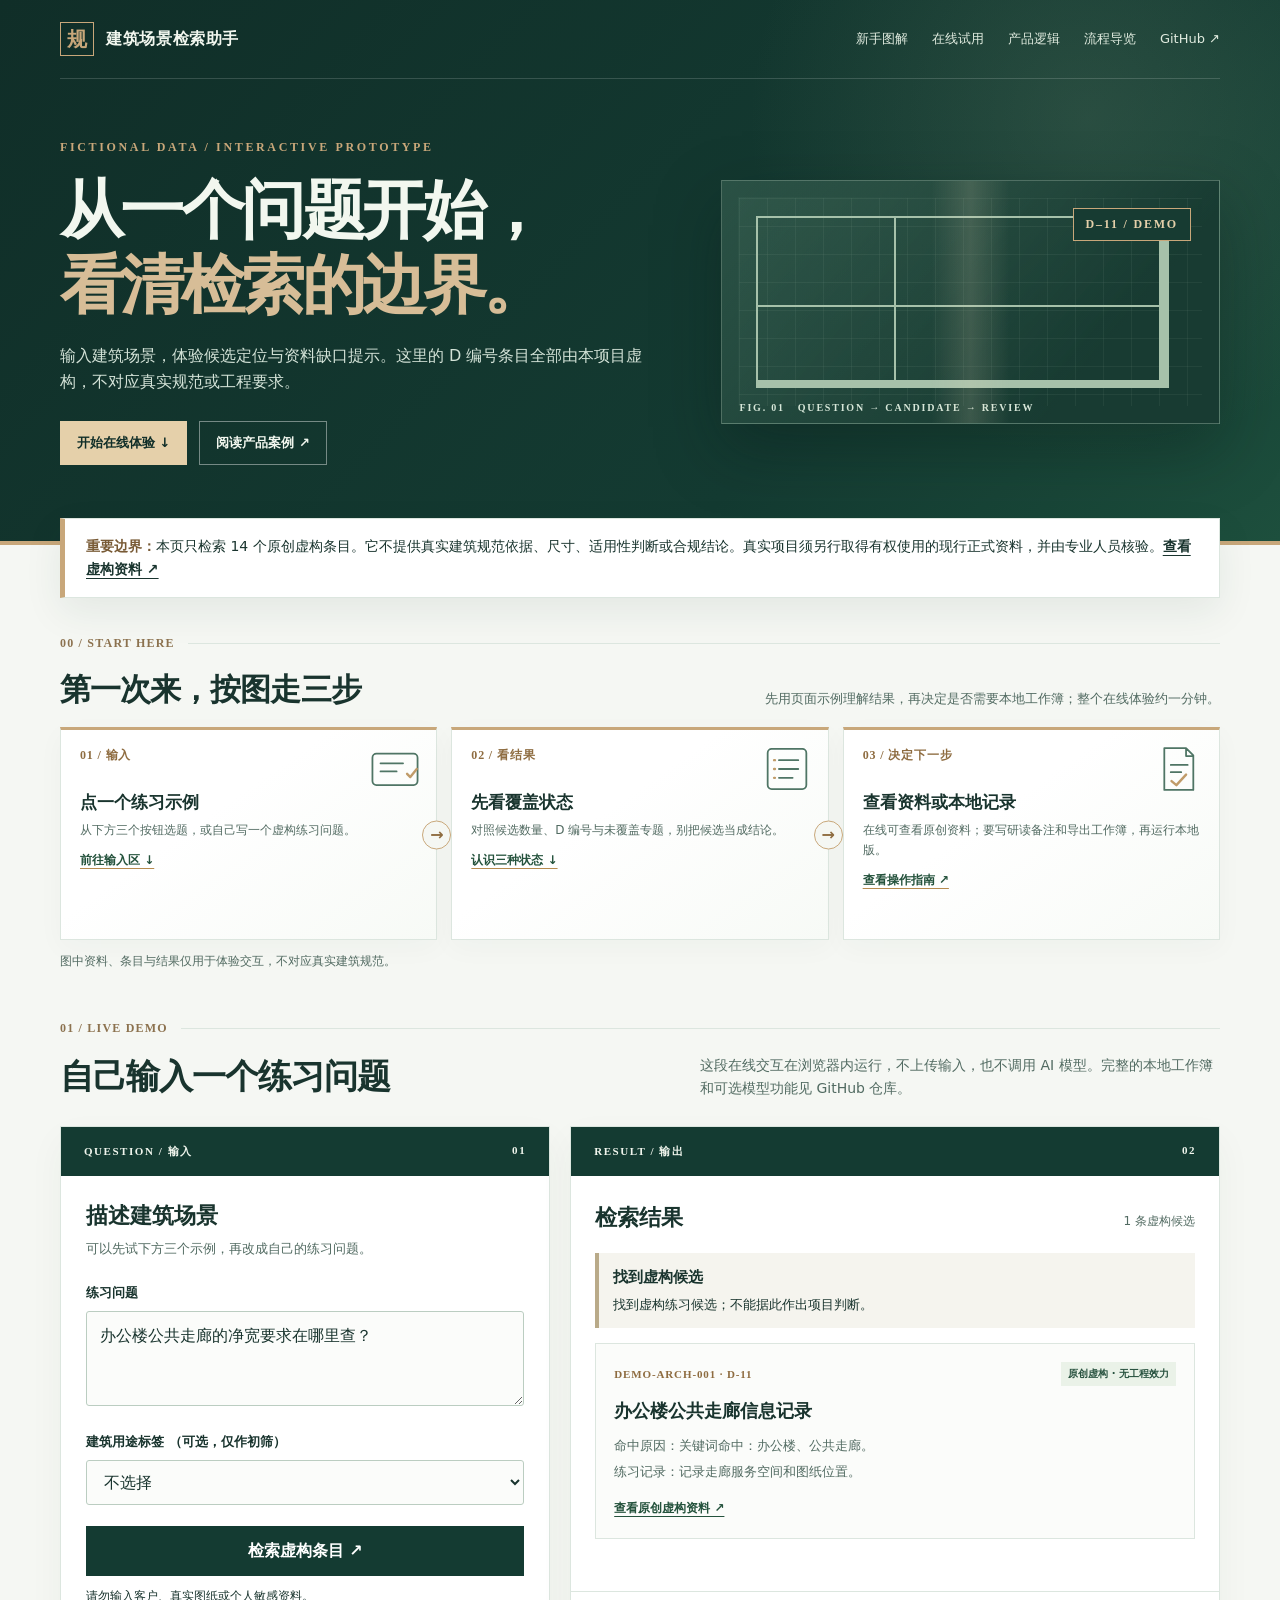
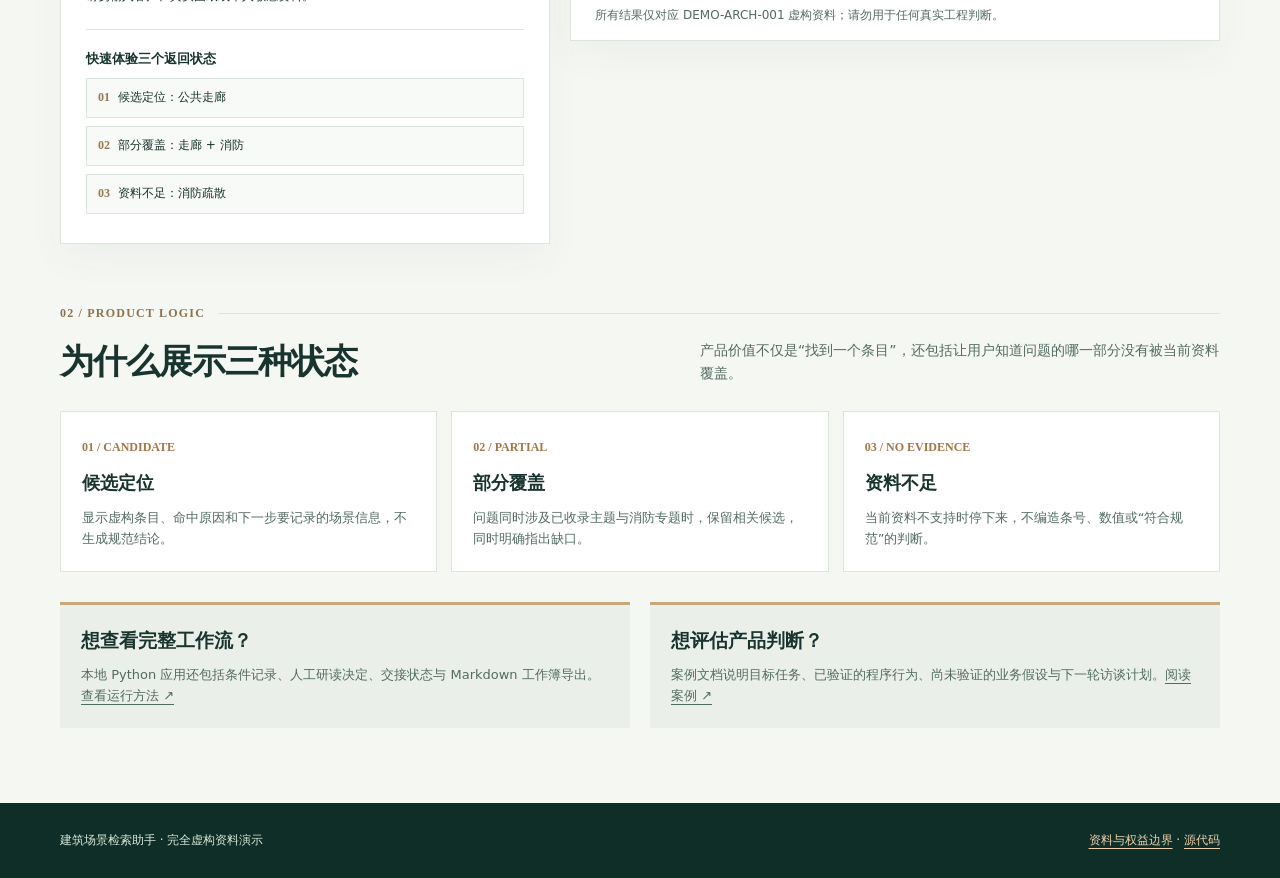
<file: docs/index.html>
<!doctype html>
<html lang="zh-CN">
<head>
  <meta charset="utf-8">
  <meta name="viewport" content="width=device-width, initial-scale=1">
  <meta name="description" content="用本项目原创虚构建筑场景资料，在线体验候选定位、部分覆盖和资料不足。">
  <title>建筑场景检索助手 · 虚构资料在线演示</title>
  <link rel="stylesheet" href="live.css">
  <script src="live-demo.js" defer></script>
</head>
<body>
  <a class="skip" href="#try">跳到在线演示</a>
  <header class="site-head">
    <div class="wrap">
      <div class="topbar">
        <a class="brand" href="index.html"><span class="brand-mark" aria-hidden="true">规</span>建筑场景检索助手</a>
        <nav aria-label="页面导航">
          <a href="#start">新手图解</a>
          <a href="#try">在线试用</a>
          <a href="#how">产品逻辑</a>
          <a href="walkthrough.html">流程导览</a>
          <a href="https://github.com/ghgg25043-byte/building-code-assistant">GitHub ↗</a>
        </nav>
      </div>
      <div class="hero">
        <div>
          <p class="eyebrow">FICTIONAL DATA / INTERACTIVE PROTOTYPE</p>
          <h1>从一个问题开始，<br><span>看清检索的边界。</span></h1>
          <p class="hero-lead">输入建筑场景，体验候选定位与资料缺口提示。这里的 D 编号条目全部由本项目虚构，不对应真实规范或工程要求。</p>
          <div class="hero-actions">
            <a href="#try">开始在线体验 ↓</a>
            <a href="https://github.com/ghgg25043-byte/building-code-assistant/blob/main/docs/case-study.md">阅读产品案例 ↗</a>
          </div>
        </div>
        <div class="hero-art" aria-hidden="true">
          <div class="plan"></div><div class="plan-label">D–11 / DEMO</div>
          <div class="plan-caption">FIG. 01 &nbsp; QUESTION → CANDIDATE → REVIEW</div>
        </div>
      </div>
    </div>
  </header>

  <div class="wrap notice" role="note"><strong>重要边界：</strong>本页只检索 14 个原创虚构条目。它不提供真实建筑规范依据、尺寸、适用性判断或合规结论。真实项目须另行取得有权使用的现行正式资料，并由专业人员核验。<a href="https://github.com/ghgg25043-byte/building-code-assistant/blob/main/data/demo-source.md">查看虚构资料 ↗</a></div>

  <main>
    <section id="start" class="wrap start-guide" aria-labelledby="start-title">
      <div class="section-label">00 / START HERE</div>
      <div class="start-heading"><h2 id="start-title">第一次来，按图走三步</h2><p>先用页面示例理解结果，再决定是否需要本地工作簿；整个在线体验约一分钟。</p></div>
      <ol class="guide-track" aria-label="新手体验路径">
        <li>
          <svg class="guide-icon" viewBox="0 0 72 72" fill="none" aria-hidden="true"><rect x="8" y="17" width="56" height="39" rx="5"/><path d="M18 29h28M18 39h20"/><path class="accent" d="M51 42l4 4 8-10"/></svg>
          <span>01 / 输入</span><strong>点一个练习示例</strong><p>从下方三个按钮选题，或自己写一个虚构练习问题。</p><a href="#try">前往输入区 ↓</a>
        </li>
        <li>
          <svg class="guide-icon" viewBox="0 0 72 72" fill="none" aria-hidden="true"><rect x="12" y="11" width="48" height="50" rx="5"/><path d="M26 25h24M26 36h24M26 47h17"/><path class="accent" d="M20 25h1M20 36h1M20 47h1"/></svg>
          <span>02 / 看结果</span><strong>先看覆盖状态</strong><p>对照候选数量、D 编号与未覆盖专题，别把候选当成结论。</p><a href="#how">认识三种状态 ↓</a>
        </li>
        <li>
          <svg class="guide-icon" viewBox="0 0 72 72" fill="none" aria-hidden="true"><path d="M19 10h27l9 9v43H19zM46 10v10h9M27 31h21M27 40h13"/><path class="accent" d="M28 51l6 5 12-13"/></svg>
          <span>03 / 决定下一步</span><strong>查看资料或本地记录</strong><p>在线可查看原创资料；要写研读备注和导出工作簿，再运行本地版。</p><a href="https://github.com/ghgg25043-byte/building-code-assistant/blob/main/docs/quickstart.md">查看操作指南 ↗</a>
        </li>
      </ol>
      <p class="start-guide-note">图中资料、条目与结果仅用于体验交互，不对应真实建筑规范。</p>
    </section>
    <section id="try" class="wrap workspace" aria-labelledby="try-title">
      <div class="section-label">01 / LIVE DEMO</div>
      <div class="section-head">
        <h2 id="try-title">自己输入一个练习问题</h2>
        <p>这段在线交互在浏览器内运行，不上传输入，也不调用 AI 模型。完整的本地工作簿和可选模型功能见 GitHub 仓库。</p>
      </div>
      <div class="demo-layout">
        <div class="query-card">
          <div class="card-top"><span>QUESTION / 输入</span><span>01</span></div>
          <div class="query-body">
            <h3>描述建筑场景</h3>
            <p>可以先试下方三个示例，再改成自己的练习问题。</p>
            <form id="demo-form">
              <label for="demo-question">练习问题</label>
              <textarea id="demo-question" maxlength="300" required>办公楼公共走廊的净宽要求在哪里查？</textarea>
              <label for="demo-use">建筑用途标签 <span class="optional">（可选，仅作初筛）</span></label>
              <select id="demo-use">
                <option value="">不选择</option>
                <option value="non_residential">非住宅民用建筑</option>
                <option value="residential">住宅</option>
                <option value="other_civil">其他民用建筑</option>
              </select>
              <button type="submit" disabled>检索虚构条目 ↗</button>
              <p class="input-note">请勿输入客户、真实图纸或个人敏感资料。</p>
            </form>
            <div class="examples">
              <strong>快速体验三个返回状态</strong>
              <div class="example-list">
                <button type="button" data-demo-question="办公楼公共走廊的净宽要求在哪里查？"><span>01</span>候选定位：公共走廊</button>
                <button type="button" data-demo-question="办公楼公共走廊净宽和消防疏散距离有哪些要求？"><span>02</span>部分覆盖：走廊 + 消防</button>
                <button type="button" data-demo-question="办公楼消防疏散距离要求是多少？"><span>03</span>资料不足：消防疏散</button>
              </div>
            </div>
          </div>
        </div>
        <div class="results-card" aria-live="polite">
          <div class="card-top"><span>RESULT / 输出</span><span>02</span></div>
          <div class="results-body">
            <div class="results-title"><h3>检索结果</h3><span id="demo-count">等待资料加载</span></div>
            <p id="demo-loading" role="status">正在加载原创虚构资料…</p>
            <div id="demo-status" class="result-state" role="status"><strong>准备中</strong><span>资料加载后将展示候选或缺口。</span></div>
            <div id="demo-results" class="result-list"></div>
          </div>
          <div class="results-foot">所有结果仅对应 DEMO-ARCH-001 虚构资料；请勿用于任何真实工程判断。</div>
        </div>
      </div>
    </section>

    <section id="how" class="wrap below" aria-labelledby="how-title">
      <div class="section-label">02 / PRODUCT LOGIC</div>
      <div class="section-head"><h2 id="how-title">为什么展示三种状态</h2><p>产品价值不仅是“找到一个条目”，还包括让用户知道问题的哪一部分没有被当前资料覆盖。</p></div>
      <div class="tiles">
        <article class="tile"><span>01 / CANDIDATE</span><h3>候选定位</h3><p>显示虚构条目、命中原因和下一步要记录的场景信息，不生成规范结论。</p></article>
        <article class="tile"><span>02 / PARTIAL</span><h3>部分覆盖</h3><p>问题同时涉及已收录主题与消防专题时，保留相关候选，同时明确指出缺口。</p></article>
        <article class="tile"><span>03 / NO EVIDENCE</span><h3>资料不足</h3><p>当前资料不支持时停下来，不编造条号、数值或“符合规范”的判断。</p></article>
      </div>
      <div class="pathway">
        <div><h3>想查看完整工作流？</h3><p>本地 Python 应用还包括条件记录、人工研读决定、交接状态与 Markdown 工作簿导出。<a href="https://github.com/ghgg25043-byte/building-code-assistant#本地运行">查看运行方法 ↗</a></p></div>
        <div><h3>想评估产品判断？</h3><p>案例文档说明目标任务、已验证的程序行为、尚未验证的业务假设与下一轮访谈计划。<a href="https://github.com/ghgg25043-byte/building-code-assistant/blob/main/docs/case-study.md">阅读案例 ↗</a></p></div>
      </div>
    </section>
  </main>
  <footer class="site-foot"><div class="wrap"><span>建筑场景检索助手 · 完全虚构资料演示</span><span><a href="https://github.com/ghgg25043-byte/building-code-assistant/blob/main/docs/data-sources.md">资料与权益边界</a> · <a href="https://github.com/ghgg25043-byte/building-code-assistant">源代码</a></span></div></footer>
</body>
</html>
</file>
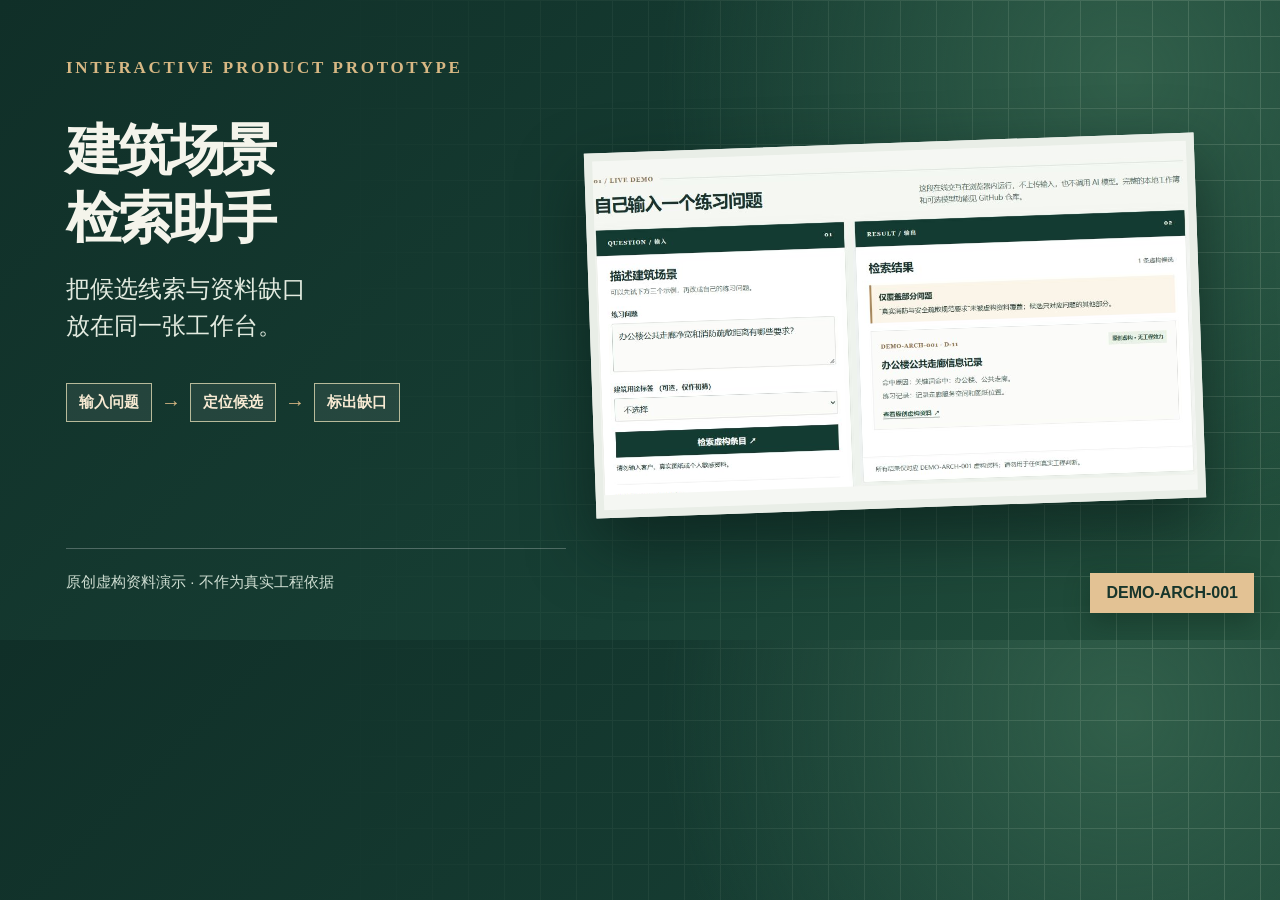
<file: assets/social-preview.html>
<!doctype html>
<html lang="zh-CN">
<head>
  <meta charset="utf-8">
  <meta name="viewport" content="width=1280">
  <title>建筑场景检索助手 · 社交预览图源文件</title>
  <style>
    * { box-sizing: border-box; }
    html, body { width: 1280px; height: 640px; margin: 0; overflow: hidden; }
    body {
      color: #f4f4eb;
      font-family: "Microsoft YaHei UI", "PingFang SC", "Noto Sans CJK SC", sans-serif;
      background:
        radial-gradient(circle at 88% 12%, #315f4a 0, transparent 37%),
        linear-gradient(135deg, #102f28, #173f34 64%, #24513d);
    }
    body::before {
      content: ""; position: absolute; inset: 0; opacity: .2;
      background-image: linear-gradient(#bed2bc 1px, transparent 1px), linear-gradient(90deg, #bed2bc 1px, transparent 1px);
      background-size: 36px 36px;
      mask-image: linear-gradient(90deg, transparent 25%, black 100%);
    }
    .frame { position: relative; display: flex; height: 100%; padding: 58px 58px 48px 66px; gap: 24px; }
    .copy { width: 500px; flex: none; display: flex; flex-direction: column; }
    .eyebrow { color: #d8b884; font: 700 17px Georgia, serif; letter-spacing: .16em; }
    h1 { margin: 39px 0 18px; font-size: 55px; line-height: 1.23; letter-spacing: -.055em; }
    .lead { margin: 0; color: #e3ebe0; font-size: 24px; line-height: 1.55; }
    .steps { display: flex; align-items: center; gap: 9px; margin-top: 38px; color: #f6e9d2; font-size: 15px; font-weight: 700; }
    .steps span { padding: 9px 12px; border: 1px solid #b7ba9a; background: #ffffff12; }
    .steps b { color: #d8b884; font-size: 20px; }
    .foot { margin-top: auto; padding-top: 24px; border-top: 1px solid #ffffff40; color: #cfded2; font-size: 15px; }
    .preview { align-self: center; position: relative; width: 610px; height: 365px; overflow: hidden; border: 8px solid #e9eee7; background: #f5f7f3; box-shadow: 0 27px 65px #091d18a8; transform: rotate(-2deg); }
    .preview img { display: block; width: 100%; height: 100%; object-fit: contain; }
    .badge { position: absolute; right: 26px; bottom: 27px; padding: 11px 16px; background: #e3c294; color: #18362c; font-size: 16px; font-weight: 800; box-shadow: 0 9px 25px #10271b66; }
  </style>
</head>
<body>
  <div class="frame">
    <div class="copy">
      <div class="eyebrow">INTERACTIVE PRODUCT PROTOTYPE</div>
      <h1>建筑场景<br>检索助手</h1>
      <p class="lead">把候选线索与资料缺口<br>放在同一张工作台。</p>
      <div class="steps"><span>输入问题</span><b>→</b><span>定位候选</span><b>→</b><span>标出缺口</span></div>
      <div class="foot">原创虚构资料演示 · 不作为真实工程依据</div>
    </div>
    <div class="preview"><img src="product-workspace.png" alt="实际演示页中的输入与结果界面"></div>
    <div class="badge">DEMO-ARCH-001</div>
  </div>
</body>
</html>
</file>
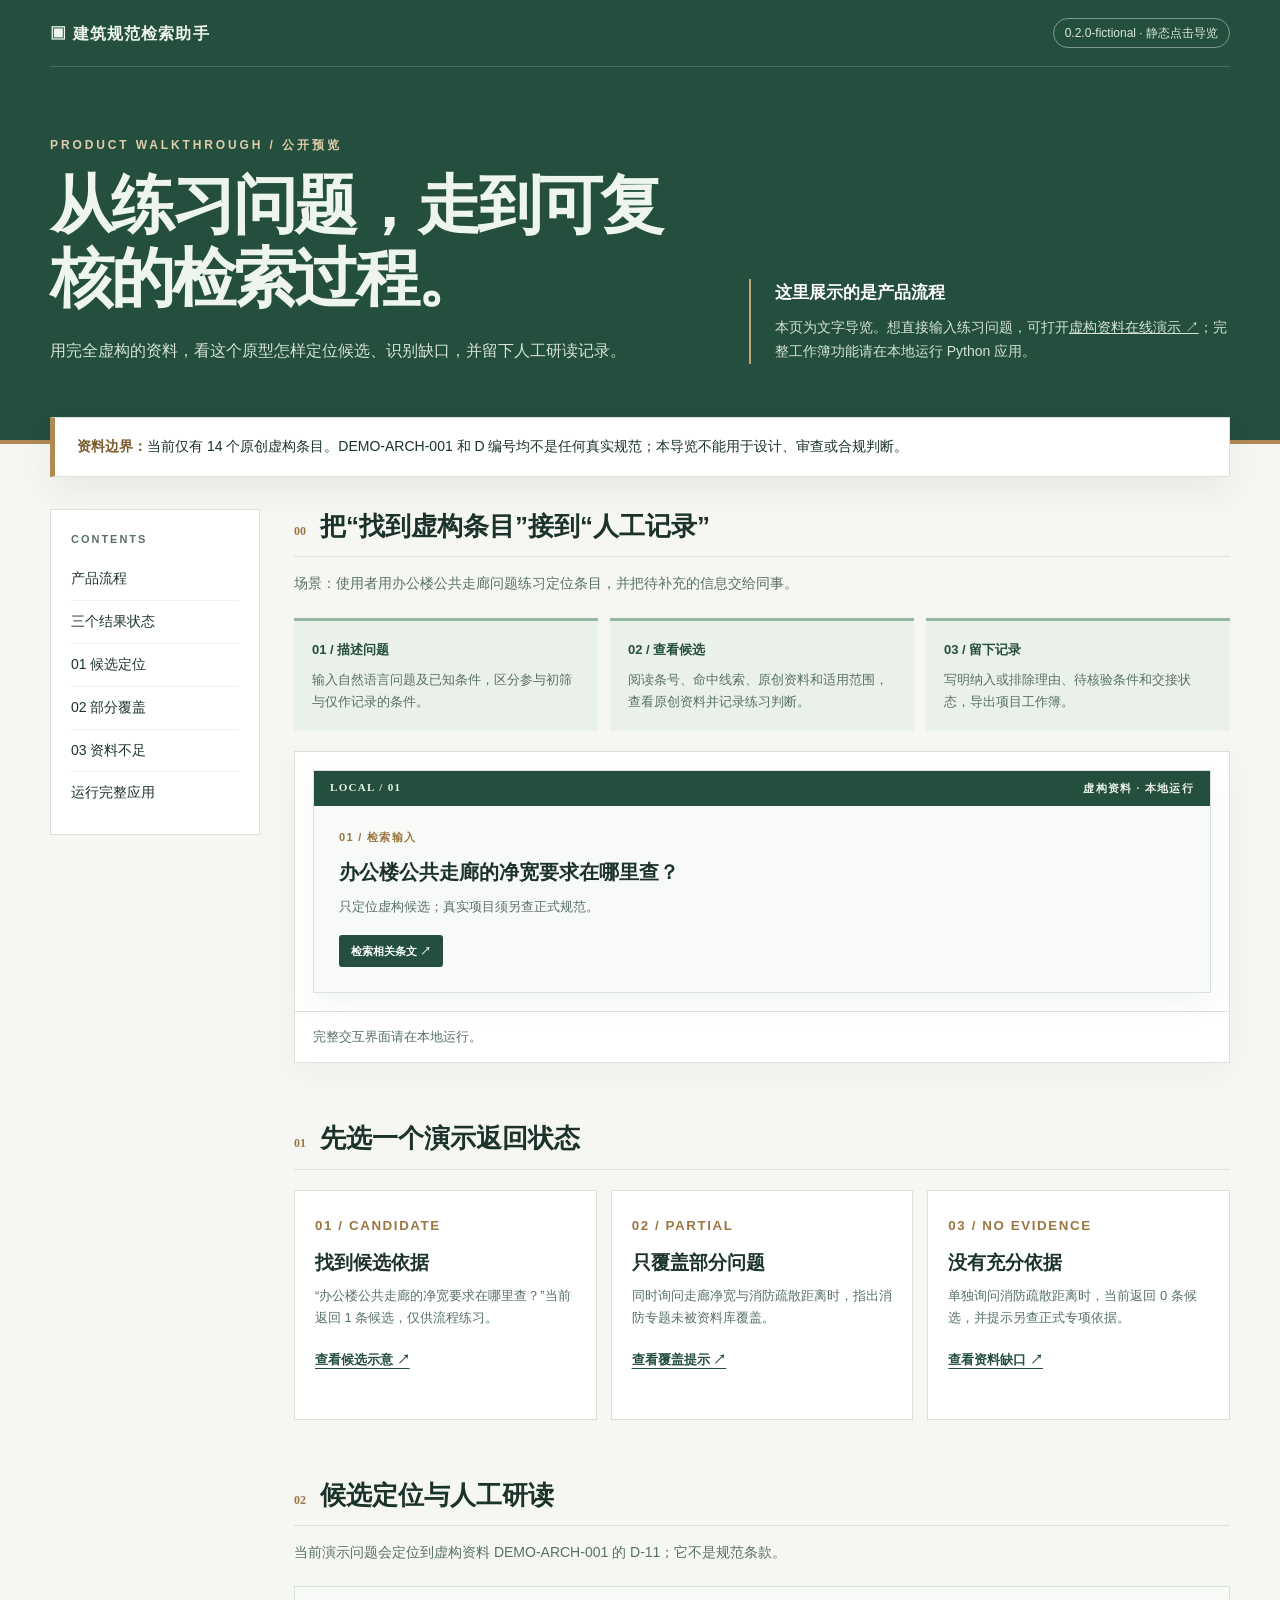
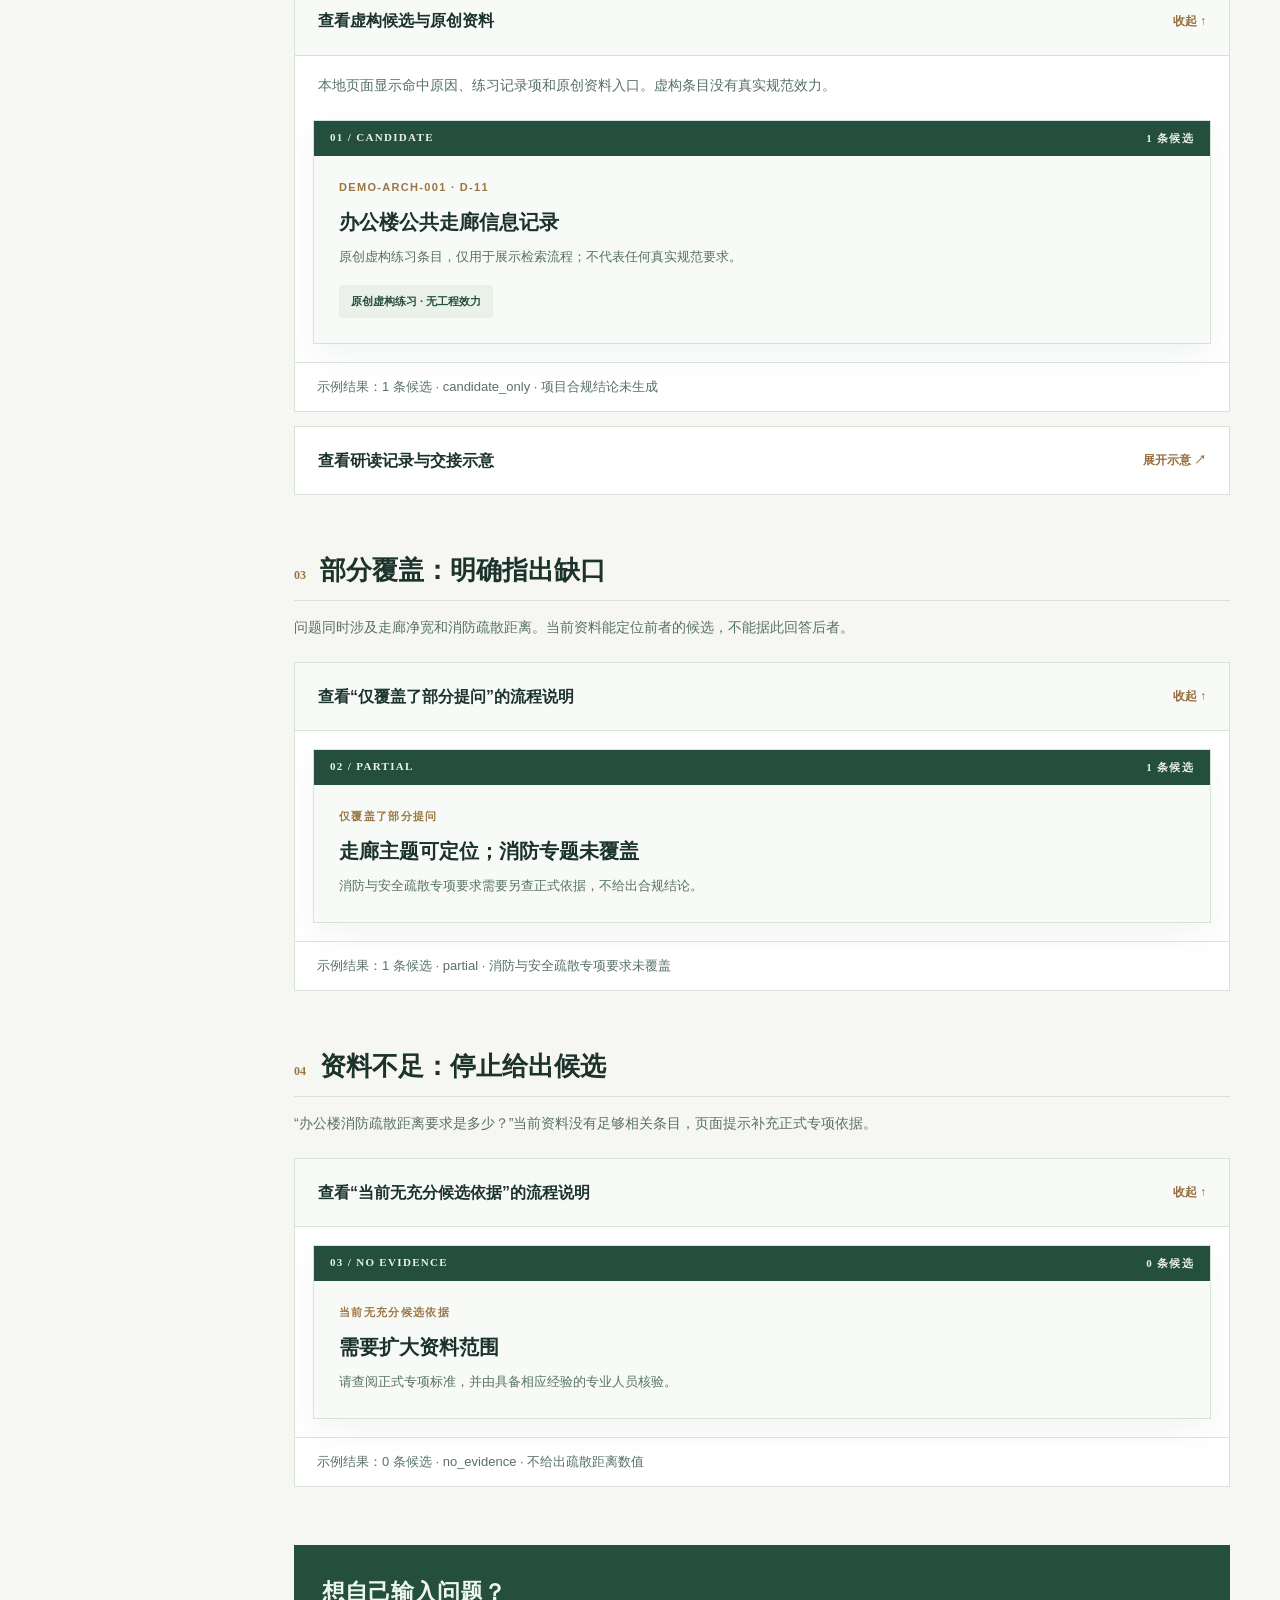
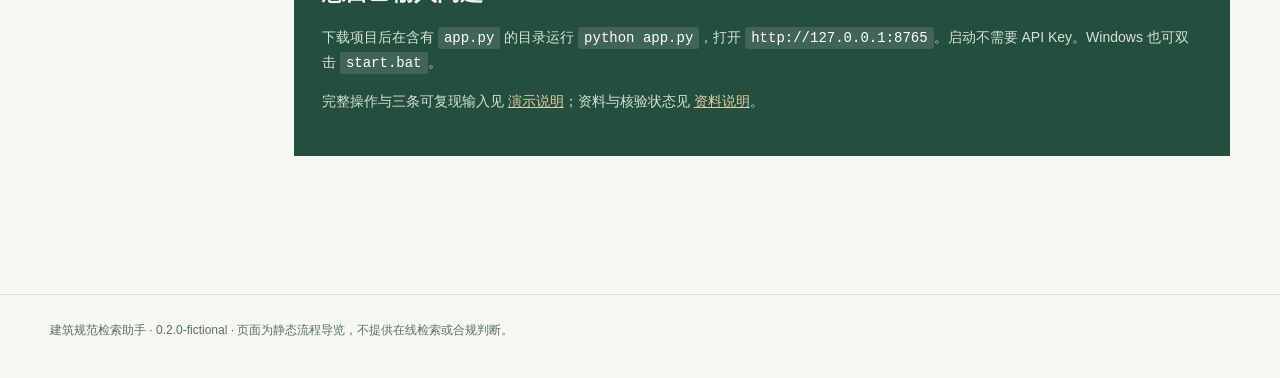
<file: docs/walkthrough.html>
<!doctype html>
<html lang="zh-CN">
<head>
  <meta charset="utf-8">
  <meta name="viewport" content="width=device-width, initial-scale=1">
  <meta name="description" content="建筑规范检索助手公开预览：了解候选依据、资料缺口与人工研读记录。">
  <title>建筑规范检索助手 · 点击导览</title>
  <style>
    :root{color-scheme:light;--ink:#1b332b;--muted:#577166;--line:#d7e3d9;--paper:#f6f7f2;--green:#244e3d;--light:#eaf1e9;--gold:#b08a52}
    *{box-sizing:border-box}html{scroll-behavior:smooth}body{margin:0;background:var(--paper);color:var(--ink);font:16px/1.7 "Microsoft YaHei UI","PingFang SC","Noto Sans CJK SC",sans-serif}
    a{color:inherit}a:focus-visible,summary:focus-visible{outline:3px solid #b08a52;outline-offset:3px}
    .wrap{width:min(1180px,calc(100% - 40px));margin:auto}.top{background:var(--green);color:#edf5ed;border-bottom:4px solid var(--gold)}
    .topbar{display:flex;justify-content:space-between;align-items:center;gap:20px;padding:18px 0;border-bottom:1px solid #ffffff2c}.brand{font-weight:800;letter-spacing:.07em}.badge{border:1px solid #ffffff6b;border-radius:30px;padding:4px 11px;font-size:12px;color:#d9e9dc}
    .hero{display:grid;grid-template-columns:1.15fr .85fr;gap:48px;align-items:end;padding:68px 0 76px}.eyebrow{color:#e1cda9;font-weight:700;font-size:12px;letter-spacing:.24em}.hero h1{font-size:clamp(36px,5vw,66px);line-height:1.14;letter-spacing:-.045em;margin:13px 0 22px}.hero p{max-width:650px;color:#d5e3d9;font-size:16px;margin:0}.hero-aside{border-left:2px solid #c4a671;padding-left:24px;font-size:14px;color:#d5e3d9}.hero-aside strong{display:block;color:white;font-size:17px;margin-bottom:8px}
    .notice{margin:-27px auto 32px;position:relative;background:#fff;border:1px solid var(--line);border-left:5px solid var(--gold);box-shadow:0 14px 36px #1b332b11;padding:17px 22px;font-size:14px}.notice strong{color:#7b5b2e}
    .layout{display:grid;grid-template-columns:210px minmax(0,1fr);gap:34px;padding-bottom:80px}.nav{align-self:start;position:sticky;top:22px;border:1px solid var(--line);background:#fff;padding:20px}.nav span{display:block;color:var(--muted);font-size:11px;letter-spacing:.18em;font-weight:800;margin-bottom:10px}.nav a{display:block;text-decoration:none;padding:9px 0;border-bottom:1px solid #edf1ed;font-size:14px}.nav a:last-child{border:0}.nav a:hover{color:#a1733c}
    main{min-width:0}section{scroll-margin-top:24px;margin-bottom:58px}.section-head{display:flex;align-items:baseline;gap:14px;border-bottom:1px solid var(--line);padding-bottom:12px;margin-bottom:20px}.index{font:700 12px Georgia,serif;color:#9b7643}.section-head h2{font-size:26px;margin:0;line-height:1.35}.intro{color:var(--muted);margin:-5px 0 22px;font-size:14px}
    .panel{background:white;border:1px solid var(--line);box-shadow:0 8px 30px #1b332b0a}.demo-ui{margin:18px;background:#f7faf7;border:1px solid #d7e3d9;box-shadow:0 12px 28px #1b332b0d}.demo-ui-bar{display:flex;justify-content:space-between;gap:12px;background:#244e3d;color:#eaf1e9;padding:10px 16px;font:700 11px Georgia,serif;letter-spacing:.12em}.demo-ui-body{padding:22px 25px 25px}.demo-ui-body small{display:block;color:#9b7643;font-size:11px;font-weight:800;letter-spacing:.12em}.demo-ui-body strong{display:block;font-size:20px;margin:8px 0 7px}.demo-ui-body p{margin:0;color:#577166;font-size:13px}.demo-ui-action,.demo-ui-tag{display:inline-block;margin-top:17px;padding:7px 12px;background:#eaf1e9;color:#244e3d;font-size:11px;font-weight:800;border-radius:3px}.demo-ui-action{background:#244e3d;color:white}.caption{padding:14px 18px;color:var(--muted);font-size:13px;border-top:1px solid var(--line)}
    .cases{display:grid;grid-template-columns:repeat(3,1fr);gap:14px}.case{background:white;border:1px solid var(--line);padding:20px;min-height:230px}.case small{color:#9b7643;font-weight:800;letter-spacing:.12em}.case h3{font-size:19px;line-height:1.4;margin:12px 0 9px}.case p{font-size:13px;color:var(--muted);margin:0 0 16px}.case a{display:inline-block;color:var(--green);font-weight:700;font-size:13px;text-underline-offset:4px}
    .scenario{background:white;border:1px solid var(--line);margin:14px 0;overflow:hidden}.scenario summary{cursor:pointer;display:flex;justify-content:space-between;gap:15px;align-items:center;padding:20px 23px;list-style:none;font-weight:800}.scenario summary::-webkit-details-marker{display:none}.scenario summary:after{content:"展开示意  ↗";font-size:12px;color:#966e3e;white-space:nowrap}.scenario[open] summary{border-bottom:1px solid var(--line);background:#f8faf7}.scenario[open] summary:after{content:"收起  ↑"}.scenario .copy{padding:18px 23px 5px;font-size:14px;color:var(--muted)}.scenario .foot{font-size:13px;color:var(--muted);padding:13px 22px;border-top:1px solid var(--line)}
    .steps{display:grid;grid-template-columns:repeat(3,1fr);gap:12px}.step{padding:18px;background:var(--light);border-top:3px solid #95b69f}.step b{display:block;font-size:13px;color:var(--green);margin-bottom:8px}.step p{font-size:13px;margin:0;color:var(--muted)}
    .run{background:var(--green);color:#edf5ed;padding:28px}.run h2{margin:0 0 8px;font-size:23px}.run p{color:#d5e3d9;font-size:14px}.run code{background:#ffffff21;padding:3px 6px;border-radius:3px;color:#fff}.run a{color:#e1cda9}.bottom{border-top:1px solid var(--line);color:var(--muted);font-size:12px;padding:25px 0 40px}
    @media(max-width:800px){.hero{grid-template-columns:1fr;gap:24px;padding:50px 0 64px}.layout{display:block}.nav{position:static;display:flex;flex-wrap:wrap;gap:5px 15px;margin-bottom:35px}.nav span{width:100%;margin:0}.nav a{border:0}.cases,.steps{grid-template-columns:1fr}.case{min-height:0}.hero-aside{max-width:580px}}
    @media(prefers-reduced-motion:reduce){html{scroll-behavior:auto}}
  </style>
</head>
<body>
  <header class="top">
    <div class="wrap">
      <div class="topbar"><span class="brand">▣ 建筑规范检索助手</span><span class="badge">0.2.0-fictional · 静态点击导览</span></div>
      <div class="hero">
        <div><div class="eyebrow">PRODUCT WALKTHROUGH / 公开预览</div><h1>从练习问题，走到可复核的检索过程。</h1><p>用完全虚构的资料，看这个原型怎样定位候选、识别缺口，并留下人工研读记录。</p></div>
        <div class="hero-aside"><strong>这里展示的是产品流程</strong>本页为文字导览。想直接输入练习问题，可打开<a href="index.html">虚构资料在线演示 ↗</a>；完整工作簿功能请在本地运行 Python 应用。</div>
      </div>
    </div>
  </header>
  <div class="wrap notice"><strong>资料边界：</strong>当前仅有 14 个原创虚构条目。DEMO-ARCH-001 和 D 编号均不是任何真实规范；本导览不能用于设计、审查或合规判断。</div>
  <div class="wrap layout">
    <nav class="nav" aria-label="导览目录"><span>CONTENTS</span><a href="#workflow">产品流程</a><a href="#cases">三个结果状态</a><a href="#candidate">01 候选定位</a><a href="#partial">02 部分覆盖</a><a href="#none">03 资料不足</a><a href="#run">运行完整应用</a></nav>
    <main>
      <section id="workflow"><div class="section-head"><span class="index">00</span><h2>把“找到虚构条目”接到“人工记录”</h2></div><p class="intro">场景：使用者用办公楼公共走廊问题练习定位条目，并把待补充的信息交给同事。</p><div class="steps"><div class="step"><b>01 / 描述问题</b><p>输入自然语言问题及已知条件，区分参与初筛与仅作记录的条件。</p></div><div class="step"><b>02 / 查看候选</b><p>阅读条号、命中线索、原创资料和适用范围，查看原创资料并记录练习判断。</p></div><div class="step"><b>03 / 留下记录</b><p>写明纳入或排除理由、待核验条件和交接状态，导出项目工作簿。</p></div></div><figure class="panel" style="margin:20px 0 0"><div class="demo-ui"><div class="demo-ui-bar"><span>LOCAL / 01</span><span>虚构资料 · 本地运行</span></div><div class="demo-ui-body"><small>01 / 检索输入</small><strong>办公楼公共走廊的净宽要求在哪里查？</strong><p>只定位虚构候选；真实项目须另查正式规范。</p><div class="demo-ui-action">检索相关条文 ↗</div></div></div><figcaption class="caption">完整交互界面请在本地运行。</figcaption></figure></section>
      <section id="cases"><div class="section-head"><span class="index">01</span><h2>先选一个演示返回状态</h2></div><div class="cases"><div class="case"><small>01 / CANDIDATE</small><h3>找到候选依据</h3><p>“办公楼公共走廊的净宽要求在哪里查？”当前返回 1 条候选，仅供流程练习。</p><a href="#candidate">查看候选示意 ↗</a></div><div class="case"><small>02 / PARTIAL</small><h3>只覆盖部分问题</h3><p>同时询问走廊净宽与消防疏散距离时，指出消防专题未被资料库覆盖。</p><a href="#partial">查看覆盖提示 ↗</a></div><div class="case"><small>03 / NO EVIDENCE</small><h3>没有充分依据</h3><p>单独询问消防疏散距离时，当前返回 0 条候选，并提示另查正式专项依据。</p><a href="#none">查看资料缺口 ↗</a></div></div></section>
      <section id="candidate"><div class="section-head"><span class="index">02</span><h2>候选定位与人工研读</h2></div><p class="intro">当前演示问题会定位到虚构资料 DEMO-ARCH-001 的 D-11；它不是规范条款。</p><details class="scenario" open><summary>查看虚构候选与原创资料</summary><div class="copy">本地页面显示命中原因、练习记录项和原创资料入口。虚构条目没有真实规范效力。</div><div class="demo-ui"><div class="demo-ui-bar"><span>01 / CANDIDATE</span><span>1 条候选</span></div><div class="demo-ui-body"><small>DEMO-ARCH-001 · D-11</small><strong>办公楼公共走廊信息记录</strong><p>原创虚构练习条目，仅用于展示检索流程；不代表任何真实规范要求。</p><span class="demo-ui-tag">原创虚构练习 · 无工程效力</span></div></div><div class="foot">示例结果：1 条候选 · candidate_only · 项目合规结论未生成</div></details><details class="scenario"><summary>查看研读记录与交接示意</summary><div class="copy">使用者可以写下纳入理由、待核验条件和交接意见。记录保存在当前浏览器，导出后才能跨设备交接。</div><div class="demo-ui"><div class="demo-ui-bar"><span>PROJECT WORKBOOK</span><span>仅本地保存</span></div><div class="demo-ui-body"><small>项目研读决定</small><strong>列入待核对依据</strong><p>研读理由：练习中仍需记录服务空间；真实项目另查正式规范。</p><span class="demo-ui-tag">待负责人复核</span></div></div><div class="foot">以上为文字和界面示意；完整交互以本地运行版为准，全部条目均为虚构。</div></details></section>
      <section id="partial"><div class="section-head"><span class="index">03</span><h2>部分覆盖：明确指出缺口</h2></div><p class="intro">问题同时涉及走廊净宽和消防疏散距离。当前资料能定位前者的候选，不能据此回答后者。</p><details class="scenario" open><summary>查看“仅覆盖了部分提问”的流程说明</summary><div class="demo-ui"><div class="demo-ui-bar"><span>02 / PARTIAL</span><span>1 条候选</span></div><div class="demo-ui-body"><small>仅覆盖了部分提问</small><strong>走廊主题可定位；消防专题未覆盖</strong><p>消防与安全疏散专项要求需要另查正式依据，不给出合规结论。</p></div></div><div class="foot">示例结果：1 条候选 · partial · 消防与安全疏散专项要求未覆盖</div></details></section>
      <section id="none"><div class="section-head"><span class="index">04</span><h2>资料不足：停止给出候选</h2></div><p class="intro">“办公楼消防疏散距离要求是多少？”当前资料没有足够相关条目，页面提示补充正式专项依据。</p><details class="scenario" open><summary>查看“当前无充分候选依据”的流程说明</summary><div class="demo-ui"><div class="demo-ui-bar"><span>03 / NO EVIDENCE</span><span>0 条候选</span></div><div class="demo-ui-body"><small>当前无充分候选依据</small><strong>需要扩大资料范围</strong><p>请查阅正式专项标准，并由具备相应经验的专业人员核验。</p></div></div><div class="foot">示例结果：0 条候选 · no_evidence · 不给出疏散距离数值</div></details></section>
      <section id="run" class="run"><h2>想自己输入问题？</h2><p>下载项目后在含有 <code>app.py</code> 的目录运行 <code>python app.py</code>，打开 <code>http://127.0.0.1:8765</code>。启动不需要 API Key。Windows 也可双击 <code>start.bat</code>。</p><p>完整操作与三条可复现输入见 <a href="demo.md">演示说明</a>；资料与核验状态见 <a href="data-sources.md">资料说明</a>。</p></section>
    </main>
  </div>
  <footer class="bottom"><div class="wrap">建筑规范检索助手 · 0.2.0-fictional · 页面为静态流程导览，不提供在线检索或合规判断。</div></footer>
</body>
</html>
</file>
<file: docs/live.css>
:root {
  color-scheme: light;
  --ink: #19342e;
  --ink-soft: #526b62;
  --forest: #143b32;
  --forest-deep: #102e28;
  --gold: #c8a77a;
  --line: #dce6df;
  --paper: #f5f7f3;
  --white: #fff;
  font-family: "Microsoft YaHei UI", "PingFang SC", "Noto Sans CJK SC", system-ui, sans-serif;
}

* { box-sizing: border-box; }
html { scroll-behavior: smooth; }
body { margin: 0; background: var(--paper); color: var(--ink); line-height: 1.65; }
button, textarea, select { font: inherit; }
button { cursor: pointer; }
a { color: inherit; text-underline-offset: 4px; }
:focus-visible { outline: 3px solid var(--gold); outline-offset: 3px; }
.wrap { width: min(1160px, calc(100% - 40px)); margin-inline: auto; }
.skip { position: absolute; left: 16px; top: -90px; z-index: 50; padding: 8px 14px; background: white; }
.skip:focus { top: 8px; }

.site-head {
  color: #f2f7ef;
  background:
    radial-gradient(circle at 85% 22%, #5b79634d 0, transparent 29%),
    linear-gradient(135deg, var(--forest-deep), var(--forest) 67%, #1d4f3d);
  border-bottom: 4px solid var(--gold);
  overflow: hidden;
}
.topbar { display: flex; justify-content: space-between; align-items: center; gap: 20px; padding-block: 22px; border-bottom: 1px solid #ffffff28; }
.brand { display: flex; align-items: center; gap: 12px; text-decoration: none; font-weight: 800; letter-spacing: .04em; }
.brand-mark { width: 34px; height: 34px; display: grid; place-items: center; border: 1px solid var(--gold); color: var(--gold); font: 700 20px Georgia, serif; }
.topbar nav { display: flex; gap: 24px; align-items: center; font-size: 13px; }
.topbar nav a { color: #e0ebdf; text-decoration: none; }
.topbar nav a:hover { color: white; text-decoration: underline; }
.hero { position: relative; display: grid; grid-template-columns: 1.1fr .9fr; align-items: center; gap: 50px; min-height: 345px; padding-block: 60px 76px; }
.eyebrow { margin: 0; color: var(--gold); font: 700 12px/1.4 Georgia, serif; letter-spacing: .22em; }
.hero h1 { margin: 17px 0 20px; font-size: clamp(36px, 5vw, 64px); letter-spacing: -.055em; line-height: 1.17; }
.hero h1 span { color: #d7bd97; }
.hero-lead { max-width: 620px; margin: 0; color: #d4e3d8; font-size: 16px; }
.hero-actions { display: flex; flex-wrap: wrap; gap: 12px; margin-top: 26px; }
.hero-actions a { padding: 10px 16px; text-decoration: none; border: 1px solid #ffffff6b; font-size: 13px; font-weight: 700; transition: transform .22s ease, background-color .22s ease, border-color .22s ease; }
.hero-actions a:first-child { color: var(--forest-deep); background: #e5d0aa; border-color: #e5d0aa; }
.hero-actions a:hover { transform: translateY(-3px); border-color: #e5d0aa; background: #ffffff16; }
.hero-actions a:first-child:hover { background: #f1dcba; }
.hero > div:first-child { animation: arrive .75s ease-out both; }
.hero-art { min-height: 244px; position: relative; overflow: hidden; border: 1px solid #a3beab65; background: linear-gradient(130deg, #5f8a7550, #183b32 75%); box-shadow: 0 24px 60px #091b1659; animation: arrive .9s .12s ease-out both; }
.hero-art::before { content: ""; position: absolute; inset: 17px; opacity: .42; background-image: linear-gradient(#cce1cb27 1px, transparent 1px), linear-gradient(90deg, #cce1cb27 1px, transparent 1px); background-size: 28px 28px; }
.hero-art::after { content: ""; position: absolute; inset: 0; pointer-events: none; background: linear-gradient(90deg, transparent 42%, #e4d9b92a 50%, transparent 58%); animation: blueprint-scan 8s ease-in-out infinite; }
.plan { position: absolute; inset: 35px 50px 35px 34px; border: 2px solid #a6c1aa; border-right-width: 10px; border-bottom-width: 8px; transition: transform .35s ease; }
.hero-art:hover .plan { transform: scale(1.015); }
.plan::before { content: ""; position: absolute; left: 34%; top: 0; bottom: 0; border-left: 2px solid #a6c1aa; }
.plan::after { content: ""; position: absolute; left: 0; right: 0; top: 54%; border-top: 2px solid #a6c1aa; }
.plan-label { position: absolute; right: 28px; top: 27px; padding: 8px 12px; background: #173b32; border: 1px solid #c8a77a; color: #e5d0aa; font: 700 12px Georgia, serif; letter-spacing: .15em; }
.plan-caption { position: absolute; left: 18px; bottom: 10px; color: #d7e7d9; font: 700 10px Georgia, serif; letter-spacing: .18em; }

.notice { position: relative; margin-top: -27px; z-index: 1; background: white; border: 1px solid var(--line); border-left: 5px solid var(--gold); box-shadow: 0 14px 38px #173b3214; padding: 16px 21px; font-size: 14px; }
.notice strong { color: #785a35; }
.notice a { font-weight: 700; }
.start-guide { padding-top: 38px; }
.start-heading { display: flex; justify-content: space-between; align-items: end; gap: 24px; margin-bottom: 18px; }
.start-heading h2 { font-size: clamp(24px, 3vw, 31px); line-height: 1.3; margin: 0; letter-spacing: -.03em; }
.start-heading p { max-width: 500px; margin: 0; color: var(--ink-soft); font-size: 13px; }
.guide-track { display: grid; grid-template-columns: repeat(3, minmax(0, 1fr)); gap: 14px; list-style: none; padding: 0; margin: 0; }
.guide-track li { position: relative; min-width: 0; min-height: 213px; border: 1px solid var(--line); border-top: 3px solid var(--gold); background: linear-gradient(145deg, #fff 40%, #f7faf6); padding: 17px 19px 18px; box-shadow: 0 8px 26px #173b3208; animation: arrive .65s ease-out backwards; transition: transform .28s ease, box-shadow .28s ease, border-color .28s ease; }
.guide-track li:nth-child(2) { animation-delay: .11s; }
.guide-track li:nth-child(3) { animation-delay: .22s; }
.guide-track li:hover { transform: translateY(-5px); border-color: #b8cdb9; border-top-color: #aa8150; box-shadow: 0 17px 35px #173b321a; }
.guide-track li:not(:last-child)::after { content: "→"; position: absolute; top: 50%; right: -15px; transform: translateY(-50%); z-index: 2; width: 27px; height: 27px; display: grid; place-items: center; border: 1px solid var(--gold); border-radius: 50%; background: #f5f7f3; color: #8e6c40; font-weight: 800; animation: guide-arrow 2.6s ease-in-out infinite; }
.guide-icon { position: absolute; top: 10px; right: 12px; width: 58px; height: 58px; stroke: #315e4b; stroke-width: 2.2; stroke-linecap: round; stroke-linejoin: round; opacity: .85; transition: transform .3s ease; }
.guide-track li:hover .guide-icon { transform: translateY(-3px) rotate(-3deg); }
.guide-icon .accent { stroke: #b68b50; stroke-width: 3; stroke-dasharray: 80; stroke-dashoffset: 80; animation: draw-line 1.2s .45s ease-out forwards; }
.guide-track li:nth-child(2) .accent { animation-delay: .58s; }
.guide-track li:nth-child(3) .accent { animation-delay: .7s; }
.guide-track li > span { display: block; margin-bottom: 7px; color: #8e6c40; font: 700 12px Georgia, serif; letter-spacing: .07em; }
.guide-track li > strong { display: block; margin-top: 24px; font-size: 17px; }
.guide-track li > p { margin: 5px 0 0; color: var(--ink-soft); font-size: 12px; }
.guide-track li > a { display: inline-block; margin-top: 10px; color: #24523c; font-size: 12px; font-weight: 800; text-decoration-color: #b68b50; }
.guide-track li > a:hover { color: #8e6c40; }
.start-guide-note { margin: 12px 0 0; color: var(--ink-soft); font-size: 12px; }
.start-guide-note a { color: var(--forest); font-weight: 800; }
.workspace { padding-top: 49px; }
.section-label { display: flex; align-items: center; gap: 13px; margin-bottom: 18px; color: #8c724f; font: 700 12px Georgia, serif; letter-spacing: .1em; }
.section-label::after { content: ""; flex: 1; height: 1px; background: var(--line); }
.section-head { display: flex; justify-content: space-between; gap: 25px; align-items: end; margin-bottom: 26px; }
.section-head h2 { margin: 0; font-size: clamp(25px, 3vw, 34px); line-height: 1.35; letter-spacing: -.03em; }
.section-head p { max-width: 520px; margin: 0; color: var(--ink-soft); font-size: 14px; }
.demo-layout { display: grid; grid-template-columns: minmax(0, .86fr) minmax(0, 1.14fr); gap: 20px; align-items: start; }
.query-card, .results-card { background: white; border: 1px solid var(--line); box-shadow: 0 14px 35px #173b320b; }
.card-top { display: flex; justify-content: space-between; padding: 17px 23px; color: #f0f5ed; background: var(--forest); font: 700 11px Georgia, serif; letter-spacing: .14em; }
.query-body { padding: 25px 25px 29px; }
.query-body h3 { font-size: 22px; line-height: 1.35; margin: 0 0 7px; }
.query-body > p { font-size: 13px; color: var(--ink-soft); margin: 0 0 23px; }
.query-body label { display: block; margin: 0 0 7px; font-size: 13px; font-weight: 700; }
.query-body textarea, .query-body select { width: 100%; border: 1px solid #bbcdc1; border-radius: 3px; padding: 11px 13px; color: var(--ink); background: #fbfcfa; }
.query-body textarea { resize: vertical; min-height: 95px; margin-bottom: 17px; }
.query-body select { margin-bottom: 21px; }
.query-body button[type="submit"] { width: 100%; border: 0; background: var(--forest); color: #fff; padding: 12px 18px; font-weight: 800; transition: background-color .2s ease, transform .2s ease, box-shadow .2s ease; }
.query-body button[type="submit"]:hover { background: #1f5a47; }
.query-body button[type="submit"]:active { transform: translateY(2px); }
.query-body button[disabled] { opacity: .6; cursor: wait; }
.input-note { font-size: 12px !important; margin: 11px 0 0 !important; }
.examples { margin-top: 22px; border-top: 1px solid var(--line); padding-top: 18px; }
.examples strong { display: block; font-size: 13px; margin-bottom: 9px; }
.example-list { display: grid; gap: 8px; }
.example-list button { width: 100%; text-align: left; border: 1px solid var(--line); background: #f7faf7; color: var(--ink); padding: 9px 11px; font-size: 12px; transition: background-color .2s ease, border-color .2s ease, transform .2s ease; }
.example-list button:hover { border-color: #a7bfa9; background: #edf4ee; }
.example-list button:active { transform: translateX(3px); }
.example-list button span { color: #9a774c; font-family: Georgia, serif; font-weight: 700; margin-right: 8px; }
.results-body { padding: 24px; min-height: 415px; }
.results-title { display: flex; justify-content: space-between; gap: 12px; align-items: baseline; margin-bottom: 16px; }
.results-title h3 { font-size: 22px; margin: 0; }
.results-title span { color: var(--ink-soft); font-size: 12px; }
.result-state { display: flex; flex-direction: column; gap: 5px; border-left: 4px solid #b9aa89; background: #f5f4ee; padding: 12px 14px; font-size: 13px; }
.result-state strong { font-size: 15px; }
.result-state strong, .result-state span { animation: result-appear .35s ease-out both; }
.result-state span { animation-delay: .06s; }
.result-state.partial { border-color: #ad8856; background: #fbf5e9; }
.result-state.no_evidence { border-color: #9aafaa; background: #f0f4f2; }
.result-list { display: grid; gap: 12px; margin-top: 15px; }
.result-card { border: 1px solid var(--line); background: #fbfcfa; padding: 18px; animation: result-appear .4s ease-out both; }
.result-card:nth-child(2) { animation-delay: .08s; }
.card-meta { display: flex; justify-content: space-between; gap: 12px; align-items: center; flex-wrap: wrap; }
.article-id { color: #8e6c40; font: 700 11px Georgia, serif; letter-spacing: .08em; }
.fiction-tag { background: #eaf2e8; color: #28523f; padding: 4px 7px; font-size: 10px; font-weight: 700; }
.result-card h3 { font-size: 18px; margin: 10px 0 9px; }
.result-card p { color: var(--ink-soft); margin: 5px 0; font-size: 13px; }
.source-link { display: inline-block; margin-top: 11px; color: #24523c; font-size: 12px; font-weight: 800; }
.empty-copy { color: var(--ink-soft); font-size: 14px; border: 1px dashed #baccc0; padding: 20px; margin: 0; animation: result-appear .4s ease-out both; }
.results-foot { border-top: 1px solid var(--line); padding: 14px 24px; color: var(--ink-soft); font-size: 12px; }

.below { padding-block: 62px 75px; }
.tiles { display: grid; grid-template-columns: repeat(3, 1fr); gap: 14px; }
.tile { padding: 21px; background: #fff; border: 1px solid var(--line); transition: border-color .25s ease, box-shadow .25s ease, transform .25s ease; }
.tile:hover { border-color: #b9ceb9; box-shadow: 0 14px 28px #173b3210; transform: translateY(-3px); }
.tile span { color: #a27747; font: 700 12px Georgia, serif; }
.tile h3 { margin: 9px 0; font-size: 18px; }
.tile p { margin: 0; color: var(--ink-soft); font-size: 13px; }
.pathway { margin-top: 30px; display: grid; grid-template-columns: 1fr 1fr; gap: 20px; }
.pathway > div { border-top: 3px solid var(--gold); background: #eaf0e9; padding: 21px; }
.pathway h3 { margin: 0 0 7px; }
.pathway p { margin: 0; color: var(--ink-soft); font-size: 13px; }
.site-foot { color: #d8e8d9; background: var(--forest-deep); padding: 28px 0; font-size: 12px; }
.site-foot .wrap { display: flex; justify-content: space-between; gap: 16px; flex-wrap: wrap; }
.site-foot a { color: #e9d0aa; }

@keyframes arrive { from { opacity: 0; transform: translateY(15px); } to { opacity: 1; transform: translateY(0); } }
@keyframes blueprint-scan { 0%, 12% { transform: translateX(-110%); } 58%, 100% { transform: translateX(110%); } }
@keyframes guide-arrow { 0%, 100% { transform: translate(-2px, -50%); } 50% { transform: translate(2px, -50%); } }
@keyframes draw-line { to { stroke-dashoffset: 0; } }
@keyframes result-appear { from { opacity: 0; transform: translateY(8px); } to { opacity: 1; transform: translateY(0); } }

@media (max-width: 850px) {
  .hero { grid-template-columns: 1fr; gap: 34px; padding-block: 52px 67px; }
  .hero-art { min-height: 200px; }
  .demo-layout { grid-template-columns: 1fr; }
  .section-head { align-items: start; flex-direction: column; gap: 8px; }
  .start-heading { align-items: start; flex-direction: column; gap: 7px; }
}
@media (max-width: 600px) {
  .wrap { width: min(100% - 28px, 1160px); }
  .topbar { align-items: start; flex-direction: column; }
  .topbar nav { gap: 13px; flex-wrap: wrap; }
  .hero-art { display: none; }
  .tiles, .pathway { grid-template-columns: 1fr; }
  .guide-track { grid-template-columns: 1fr; gap: 10px; }
  .guide-track li { min-height: 0; }
  .guide-track li:not(:last-child)::after { display: none; }
  .query-body, .results-body { padding: 18px; }
  .results-foot { padding: 13px 18px; }
}
@media (prefers-reduced-motion: reduce) {
  html { scroll-behavior: auto; }
  .hero > div:first-child, .hero-art, .hero-art::after, .guide-track li, .guide-track li::after, .guide-icon .accent, .result-state strong, .result-state span, .result-card, .empty-copy { animation: none !important; }
  .guide-icon .accent { stroke-dashoffset: 0; }
  .hero-actions a, .plan, .guide-track li, .guide-icon, .query-body button[type="submit"], .example-list button, .tile { transition: none !important; }
  .hero-actions a:hover, .hero-art:hover .plan, .guide-track li:hover, .guide-track li:hover .guide-icon, .query-body button[type="submit"]:active, .example-list button:active, .tile:hover { transform: none; }
}
</file>
